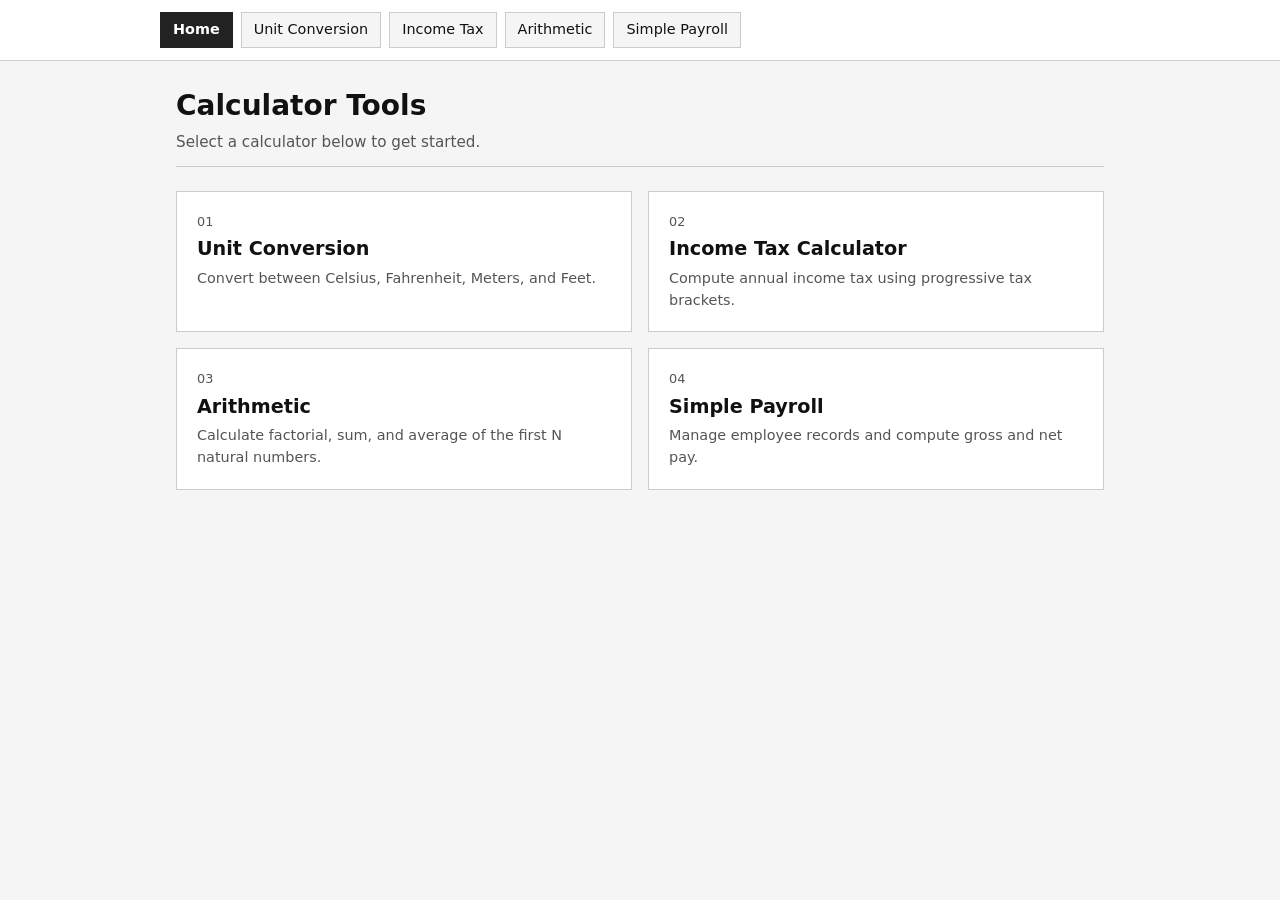
<file: index.html>
<!doctype html>
<html lang="en">

<head>
  <meta charset="UTF-8" />
  <meta name="viewport" content="width=device-width, initial-scale=1.0" />
  <meta name="description" content="Calculator Tools" />
  <title>Home - Calculator Tools</title>
  <link rel="stylesheet" href="styles.css" />
</head>

<body>
  <header class="site-header">
    <div class="header-inner">
      <nav class="nav-links" aria-label="Main Navigation">
        <a class="nav-link active" href="index.html" aria-current="page">Home</a>
        <a class="nav-link" href="unit-conversion.html">Unit Conversion</a>
        <a class="nav-link" href="income-tax-calculator.html">Income Tax</a>
        <a class="nav-link" href="arithmetic.html">Arithmetic</a>
        <a class="nav-link" href="simple-payroll.html">Simple Payroll</a>
      </nav>
    </div>
  </header>

  <main class="container">
    <header class="page-header">
      <h1>Calculator Tools</h1>
      <p>Select a calculator below to get started.</p>
    </header>

    <section class="tool-grid">
      <a class="tool-card" href="unit-conversion.html">
        <small>01</small>
        <h2>Unit Conversion</h2>
        <p>Convert between Celsius, Fahrenheit, Meters, and Feet.</p>
      </a>

      <a class="tool-card" href="income-tax-calculator.html">
        <small>02</small>
        <h2>Income Tax Calculator</h2>
        <p>Compute annual income tax using progressive tax brackets.</p>
      </a>

      <a class="tool-card" href="arithmetic.html">
        <small>03</small>
        <h2>Arithmetic</h2>
        <p>Calculate factorial, sum, and average of the first N natural numbers.</p>
      </a>

      <a class="tool-card" href="simple-payroll.html">
        <small>04</small>
        <h2>Simple Payroll</h2>
        <p>Manage employee records and compute gross and net pay.</p>
      </a>
    </section>
  </main>
</body>

</html>
</file>
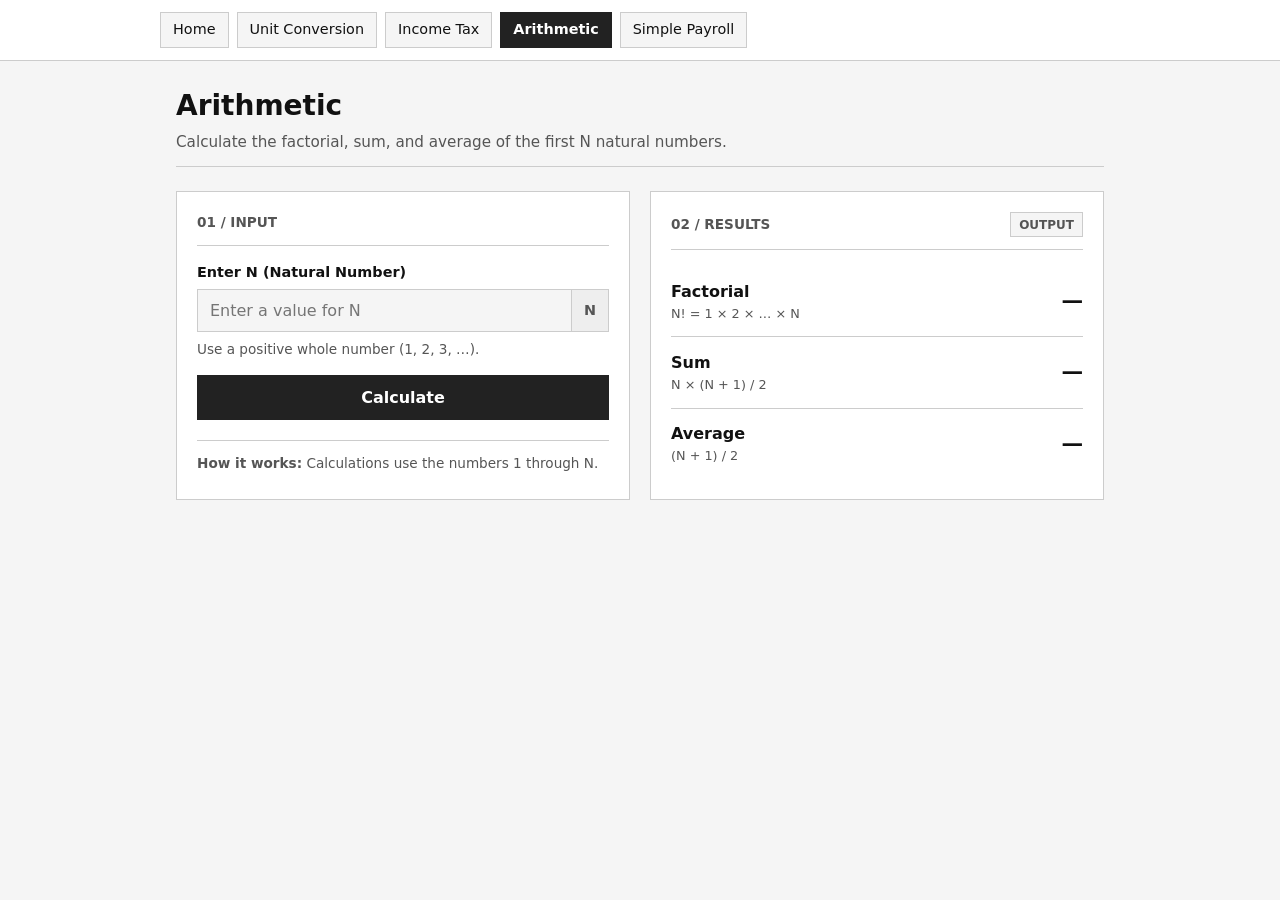
<file: arithmetic.html>
<!doctype html>
<html lang="en">

<head>
  <meta charset="UTF-8" />
  <meta name="viewport" content="width=device-width, initial-scale=1.0" />
  <meta name="description" content="Factorial, sum, and average of the first N natural numbers" />
  <title>Arithmetic</title>
  <link rel="stylesheet" href="styles.css" />
</head>

<body>
  <header class="site-header">
    <div class="header-inner">
      <nav class="nav-links" aria-label="Main Navigation">
        <a class="nav-link" href="index.html">Home</a>
        <a class="nav-link" href="unit-conversion.html">Unit Conversion</a>
        <a class="nav-link" href="income-tax-calculator.html">Income Tax</a>
        <a class="nav-link active" href="arithmetic.html" aria-current="page">Arithmetic</a>
        <a class="nav-link" href="simple-payroll.html">Simple Payroll</a>
      </nav>
    </div>
  </header>

  <main class="container">
    <header class="page-header">
      <h1>Arithmetic</h1>
      <p>Calculate the factorial, sum, and average of the first N natural numbers.</p>
    </header>

    <div class="grid-two">
      <section class="card">
        <div class="card-header">
          <span>01 / Input</span>
        </div>

        <div class="field-group">
          <label class="field-label" for="arithmetic-n-input">Enter N (Natural Number)</label>
          <div class="input-row">
            <input id="arithmetic-n-input" type="number" min="1" step="1" placeholder="Enter a value for N" aria-label="Natural number N" />
            <span class="input-addon right">N</span>
          </div>
          <p id="arithmetic-help" class="help-text">Use a positive whole number (1, 2, 3, …).</p>
        </div>

        <button id="arithmetic-calc-btn" class="btn btn-full" type="button">Calculate</button>

        <div class="note-box">
          <strong>How it works:</strong> Calculations use the numbers 1 through N.
        </div>
      </section>

      <section class="card">
        <div class="card-header">
          <span>02 / Results</span>
          <span class="badge">OUTPUT</span>
        </div>

        <div class="stat-row">
          <div>
            <strong>Factorial</strong>
            <small>N! = 1 × 2 × … × N</small>
          </div>
          <b id="res-factorial">—</b>
        </div>

        <div class="stat-row">
          <div>
            <strong>Sum</strong>
            <small>N × (N + 1) / 2</small>
          </div>
          <b id="res-sum">—</b>
        </div>

        <div class="stat-row">
          <div>
            <strong>Average</strong>
            <small>(N + 1) / 2</small>
          </div>
          <b id="res-average">—</b>
        </div>
      </section>
    </div>
  </main>

  <script>
    (function () {
      const inputEl = document.getElementById("arithmetic-n-input");
      const helpEl = document.getElementById("arithmetic-help");
      const calcBtn = document.getElementById("arithmetic-calc-btn");
      const resFactorial = document.getElementById("res-factorial");
      const resSum = document.getElementById("res-sum");
      const resAverage = document.getElementById("res-average");

      function handleCalculate() {
        const n = Number(inputEl.value);
        if (!Number.isInteger(n) || n < 1 || n > 170) {
          helpEl.textContent = "Enter a whole number from 1 to 170.";
          helpEl.classList.add("error");
          resFactorial.textContent = "—";
          resSum.textContent = "—";
          resAverage.textContent = "—";
          return;
        }

        let factorial = 1;
        let factor = 1;
        while (factor <= n) {
          factorial *= factor;
          factor += 1;
        }

        let sum = 0;
        let addend = 1;
        do {
          sum += addend;
          addend += 1;
        } while (addend <= n);

        let total = 0;
        for (let number = 1; number <= n; number += 1) {
          total += number;
        }

        const average = total / n;

        helpEl.textContent = "Use a positive whole number (1, 2, 3, …).";
        helpEl.classList.remove("error");
        resFactorial.textContent = factorial.toLocaleString("en-US");
        resSum.textContent = sum.toLocaleString("en-US");
        resAverage.textContent = average.toLocaleString("en-US");
      }

      calcBtn.addEventListener("click", handleCalculate);

      inputEl.addEventListener("keydown", (e) => {
        if (e.key === "Enter") {
          e.preventDefault();
          handleCalculate();
        }
      });
    })();
  </script>
</body>

</html>
</file>
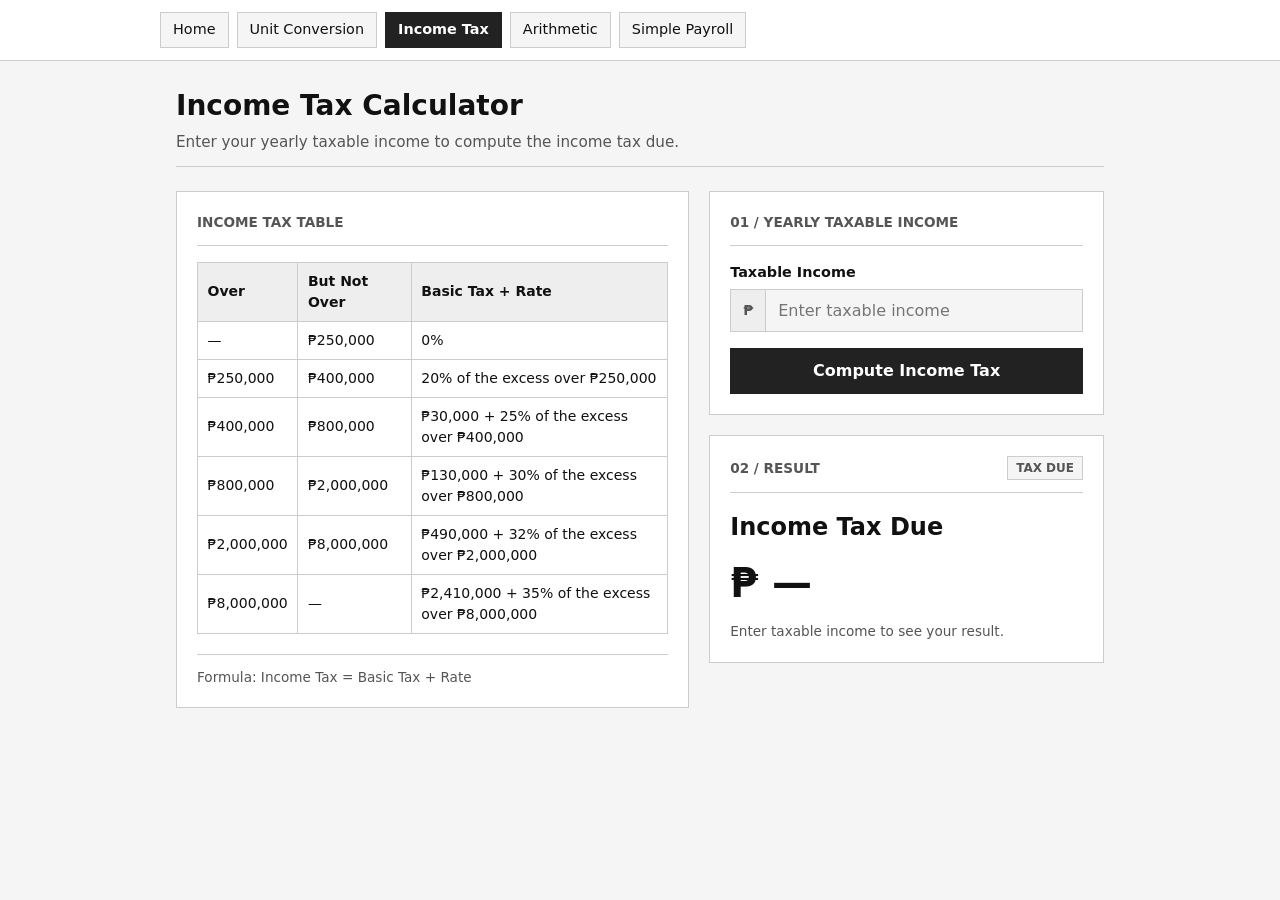
<file: income-tax-calculator.html>
<!doctype html>
<html lang="en">

<head>
  <meta charset="UTF-8" />
  <meta name="viewport" content="width=device-width, initial-scale=1.0" />
  <meta name="description" content="Philippine annual income tax calculator" />
  <title>Income Tax Calculator</title>
  <link rel="stylesheet" href="styles.css" />
</head>

<body>
  <header class="site-header">
    <div class="header-inner">
      <nav class="nav-links" aria-label="Main Navigation">
        <a class="nav-link" href="index.html">Home</a>
        <a class="nav-link" href="unit-conversion.html">Unit Conversion</a>
        <a class="nav-link active" href="income-tax-calculator.html" aria-current="page">Income Tax</a>
        <a class="nav-link" href="arithmetic.html">Arithmetic</a>
        <a class="nav-link" href="simple-payroll.html">Simple Payroll</a>
      </nav>
    </div>
  </header>

  <main class="container">
    <header class="page-header">
      <h1>Income Tax Calculator</h1>
      <p>Enter your yearly taxable income to compute the income tax due.</p>
    </header>

    <div class="tax-layout">
      <section class="card">
        <div class="card-header">
          <span>Income Tax Table</span>
        </div>
        <div class="table-wrap">
          <table class="basic-table" aria-label="Income tax brackets">
            <thead>
              <tr>
                <th>Over</th>
                <th>But Not Over</th>
                <th>Basic Tax + Rate</th>
              </tr>
            </thead>
            <tbody>
              <tr>
                <td>—</td>
                <td>₱250,000</td>
                <td>0%</td>
              </tr>
              <tr>
                <td>₱250,000</td>
                <td>₱400,000</td>
                <td>20% of the excess over ₱250,000</td>
              </tr>
              <tr>
                <td>₱400,000</td>
                <td>₱800,000</td>
                <td>₱30,000 + 25% of the excess over ₱400,000</td>
              </tr>
              <tr>
                <td>₱800,000</td>
                <td>₱2,000,000</td>
                <td>₱130,000 + 30% of the excess over ₱800,000</td>
              </tr>
              <tr>
                <td>₱2,000,000</td>
                <td>₱8,000,000</td>
                <td>₱490,000 + 32% of the excess over ₱2,000,000</td>
              </tr>
              <tr>
                <td>₱8,000,000</td>
                <td>—</td>
                <td>₱2,410,000 + 35% of the excess over ₱8,000,000</td>
              </tr>
            </tbody>
          </table>
        </div>
        <p class="note-box">Formula: Income Tax = Basic Tax + Rate</p>
      </section>

      <div class="stack">
        <section class="card">
          <div class="card-header">
            <span>01 / Yearly Taxable Income</span>
          </div>
          <div class="field-group">
            <label class="field-label" for="tax-income-input">Taxable Income</label>
            <div class="input-row">
              <span class="input-addon left">₱</span>
              <input id="tax-income-input" type="number" min="0" placeholder="Enter taxable income" aria-label="Taxable income" />
            </div>
          </div>
          <button id="compute-tax-btn" class="btn btn-full" type="button">Compute Income Tax</button>
        </section>

        <section class="card">
          <div class="card-header">
            <span>02 / Result</span>
            <span class="badge">TAX DUE</span>
          </div>
          <h2>Income Tax Due</h2>
          <div id="tax-result" class="result-big">₱ —</div>
          <p id="tax-summary" class="help-text">Enter taxable income to see your result.</p>
        </section>
      </div>
    </div>
  </main>

  <script>
    (function () {
      const money = new Intl.NumberFormat("en-PH", {
        style: "currency",
        currency: "PHP",
        minimumFractionDigits: 2,
      });

      function calculateTax(income) {
        if (income <= 250000) return 0;
        if (income <= 400000) return (income - 250000) * 0.2;
        if (income <= 800000) return 30000 + (income - 400000) * 0.25;
        if (income <= 2000000) return 130000 + (income - 800000) * 0.3;
        if (income <= 8000000) return 490000 + (income - 2000000) * 0.32;
        return 2410000 + (income - 8000000) * 0.35;
      }

      const inputEl = document.getElementById("tax-income-input");
      const computeBtn = document.getElementById("compute-tax-btn");
      const resultEl = document.getElementById("tax-result");
      const summaryEl = document.getElementById("tax-summary");

      function handleCompute() {
        const val = Math.max(0, Number(inputEl.value) || 0);
        inputEl.value = val === 0 && inputEl.value === "" ? "" : val;
        const tax = calculateTax(val);
        resultEl.textContent = money.format(tax);
        summaryEl.textContent = `Tax due on ${money.format(val)} taxable income.`;
      }

      inputEl.addEventListener("keydown", (e) => {
        if (e.key === "-" || e.key === "+" || e.key.toLowerCase() === "e") {
          e.preventDefault();
        } else if (e.key === "Enter") {
          e.preventDefault();
          handleCompute();
        }
      });

      inputEl.addEventListener("input", () => {
        if (inputEl.value.includes("-")) {
          inputEl.value = inputEl.value.replace(/-/g, "");
        }
        if (Number(inputEl.value) < 0) {
          inputEl.value = "0";
        }
      });

      computeBtn.addEventListener("click", handleCompute);
    })();
  </script>
</body>

</html>
</file>
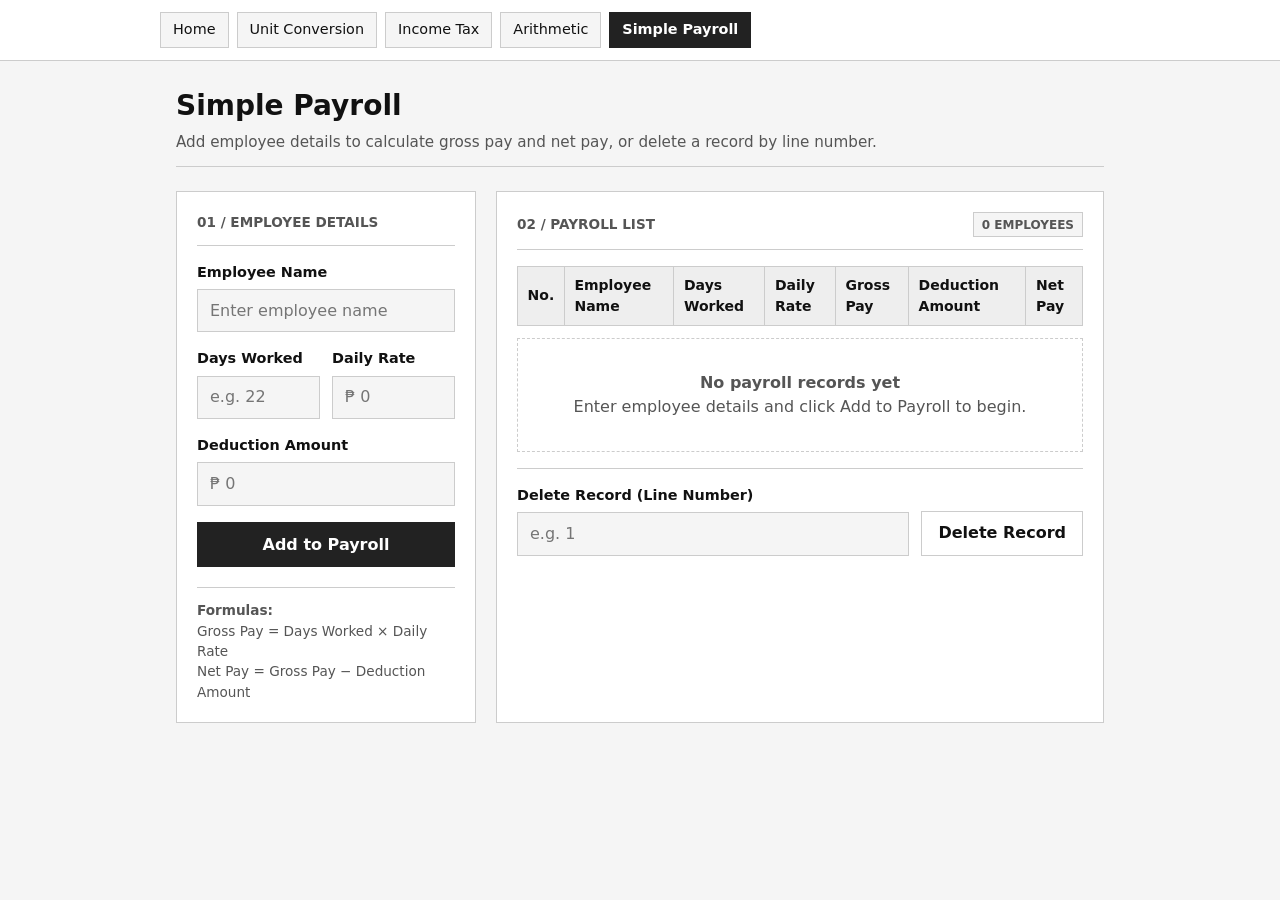
<file: simple-payroll.html>
<!doctype html>
<html lang="en">

<head>
  <meta charset="UTF-8" />
  <meta name="viewport" content="width=device-width, initial-scale=1.0" />
  <meta name="description" content="Simple employee payroll calculator" />
  <title>Simple Payroll</title>
  <link rel="stylesheet" href="styles.css" />
</head>

<body>
  <header class="site-header">
    <div class="header-inner">
      <nav class="nav-links" aria-label="Main Navigation">
        <a class="nav-link" href="index.html">Home</a>
        <a class="nav-link" href="unit-conversion.html">Unit Conversion</a>
        <a class="nav-link" href="income-tax-calculator.html">Income Tax</a>
        <a class="nav-link" href="arithmetic.html">Arithmetic</a>
        <a class="nav-link active" href="simple-payroll.html" aria-current="page">Simple Payroll</a>
      </nav>
    </div>
  </header>

  <main class="container">
    <header class="page-header">
      <h1>Simple Payroll</h1>
      <p>Add employee details to calculate gross pay and net pay, or delete a record by line number.</p>
    </header>

    <div class="payroll-grid">
      <section class="card">
        <div class="card-header">
          <span>01 / Employee Details</span>
        </div>

        <form id="payroll-form">
          <div class="field-group">
            <label class="field-label" for="emp-name">Employee Name</label>
            <input id="emp-name" class="basic-input" type="text" pattern="[A-Za-z\s]+" title="Letters and spaces only" placeholder="Enter employee name" required />
          </div>

          <div class="two-cols">
            <div class="field-group">
              <label class="field-label" for="emp-days">Days Worked</label>
              <input id="emp-days" class="basic-input" type="number" min="0" placeholder="e.g. 22" required />
            </div>
            <div class="field-group">
              <label class="field-label" for="emp-rate">Daily Rate</label>
              <input id="emp-rate" class="basic-input" type="number" min="0" placeholder="₱ 0" required />
            </div>
          </div>

          <div class="field-group">
            <label class="field-label" for="emp-deduction">Deduction Amount</label>
            <input id="emp-deduction" class="basic-input" type="number" min="0" placeholder="₱ 0" required />
          </div>

          <button class="btn btn-full" type="submit">Add to Payroll</button>
        </form>

        <div class="note-box">
          <strong>Formulas:</strong><br />
          Gross Pay = Days Worked × Daily Rate<br />
          Net Pay = Gross Pay − Deduction Amount
        </div>
      </section>

      <section class="card">
        <div class="card-header">
          <span>02 / Payroll List</span>
          <span id="employee-count-badge" class="badge">0 EMPLOYEES</span>
        </div>

        <div class="table-wrap">
          <table class="basic-table">
            <thead>
              <tr>
                <th>No.</th>
                <th>Employee Name</th>
                <th>Days Worked</th>
                <th>Daily Rate</th>
                <th>Gross Pay</th>
                <th>Deduction Amount</th>
                <th>Net Pay</th>
              </tr>
            </thead>
            <tbody id="payroll-tbody"></tbody>
          </table>
        </div>

        <div id="empty-payroll" class="empty-state">
          <strong>No payroll records yet</strong>
          <p>Enter employee details and click Add to Payroll to begin.</p>
        </div>

        <div class="delete-row">
          <div class="field-group">
            <label class="field-label" for="delete-line-input">Delete Record (Line Number)</label>
            <input id="delete-line-input" class="basic-input" type="number" min="1" placeholder="e.g. 1" />
          </div>
          <button id="delete-record-btn" class="btn btn-outline" type="button">Delete Record</button>
        </div>
      </section>
    </div>
  </main>

  <script>
    (function () {
      const money = new Intl.NumberFormat("en-PH", {
        style: "currency",
        currency: "PHP",
        minimumFractionDigits: 2,
      });

      let records = [];

      const form = document.getElementById("payroll-form");
      const nameInput = document.getElementById("emp-name");
      const daysInput = document.getElementById("emp-days");
      const rateInput = document.getElementById("emp-rate");
      const deductionInput = document.getElementById("emp-deduction");
      const tbody = document.getElementById("payroll-tbody");
      const emptyState = document.getElementById("empty-payroll");
      const countBadge = document.getElementById("employee-count-badge");
      const deleteInput = document.getElementById("delete-line-input");
      const deleteBtn = document.getElementById("delete-record-btn");

      nameInput.addEventListener("input", () => {
        nameInput.value = nameInput.value.replace(/[^a-zA-Z\s]/g, "");
      });

      function clearDeleteError() {
        deleteInput.setCustomValidity("");
      }

      function showDeleteError(message) {
        deleteInput.setCustomValidity(message);
        deleteInput.reportValidity();
        deleteInput.focus();
      }

      deleteInput.addEventListener("input", clearDeleteError);

      function escapeHtml(str) {
        return str
          .replace(/&/g, "&amp;")
          .replace(/</g, "&lt;")
          .replace(/>/g, "&gt;")
          .replace(/"/g, "&quot;")
          .replace(/'/g, "&#039;");
      }

      function render() {
        countBadge.textContent = `${records.length} ${records.length === 1 ? "EMPLOYEE" : "EMPLOYEES"}`;
        emptyState.style.display = records.length === 0 ? "block" : "none";
        tbody.innerHTML = records
          .map(
            (rec, idx) => `
              <tr>
                <td>${idx + 1}</td>
                <td>${escapeHtml(rec.name)}</td>
                <td>${rec.days}</td>
                <td>${money.format(rec.rate)}</td>
                <td>${money.format(rec.gross)}</td>
                <td>${money.format(rec.deduction)}</td>
                <td>${money.format(rec.net)}</td>
              </tr>`
          )
          .join("");
      }

      function addRecord() {
        const cleanName = nameInput.value.replace(/[^a-zA-Z\s]/g, "").trim();

        if (
          !cleanName ||
          daysInput.value.trim() === "" ||
          rateInput.value.trim() === "" ||
          deductionInput.value.trim() === ""
        ) {
          if (!cleanName) {
            nameInput.value = "";
            nameInput.focus();
          }
          form.reportValidity();
          return;
        }

        const dayCount = Math.max(0, Number(daysInput.value));
        const dailyRate = Math.max(0, Number(rateInput.value));
        const deductionAmount = Math.max(0, Number(deductionInput.value));
        const gross = dayCount * dailyRate;

        records.push({
          name: cleanName,
          days: dayCount,
          rate: dailyRate,
          gross: gross,
          deduction: deductionAmount,
          net: gross - deductionAmount,
        });

        nameInput.value = "";
        daysInput.value = "";
        rateInput.value = "";
        deductionInput.value = "";
        nameInput.focus();
        clearDeleteError();
        render();
      }

      function deleteRecord() {
        const rawValue = deleteInput.value.trim();

        if (records.length === 0) {
          showDeleteError("There are no payroll records to delete.");
          return;
        }

        if (rawValue === "") {
          showDeleteError("Please enter a line number to delete.");
          return;
        }

        const lineNumber = Number(rawValue);
        const index = lineNumber - 1;

        if (!Number.isInteger(lineNumber) || index < 0 || index >= records.length) {
          showDeleteError(
            `Line number ${rawValue} was not found. Enter a number from 1 to ${records.length}.`
          );
          return;
        }

        records.splice(index, 1);
        deleteInput.value = "";
        clearDeleteError();
        render();
      }

      form.addEventListener("submit", (e) => {
        e.preventDefault();
        addRecord();
      });

      [nameInput, daysInput, rateInput, deductionInput].forEach((input) => {
        input.addEventListener("keydown", (e) => {
          if (e.key === "Enter") {
            e.preventDefault();
            addRecord();
          }
        });
      });

      deleteBtn.addEventListener("click", deleteRecord);
      deleteInput.addEventListener("keydown", (e) => {
        if (e.key === "Enter") {
          e.preventDefault();
          deleteRecord();
        }
      });
    })();
  </script>
</body>

</html>
</file>
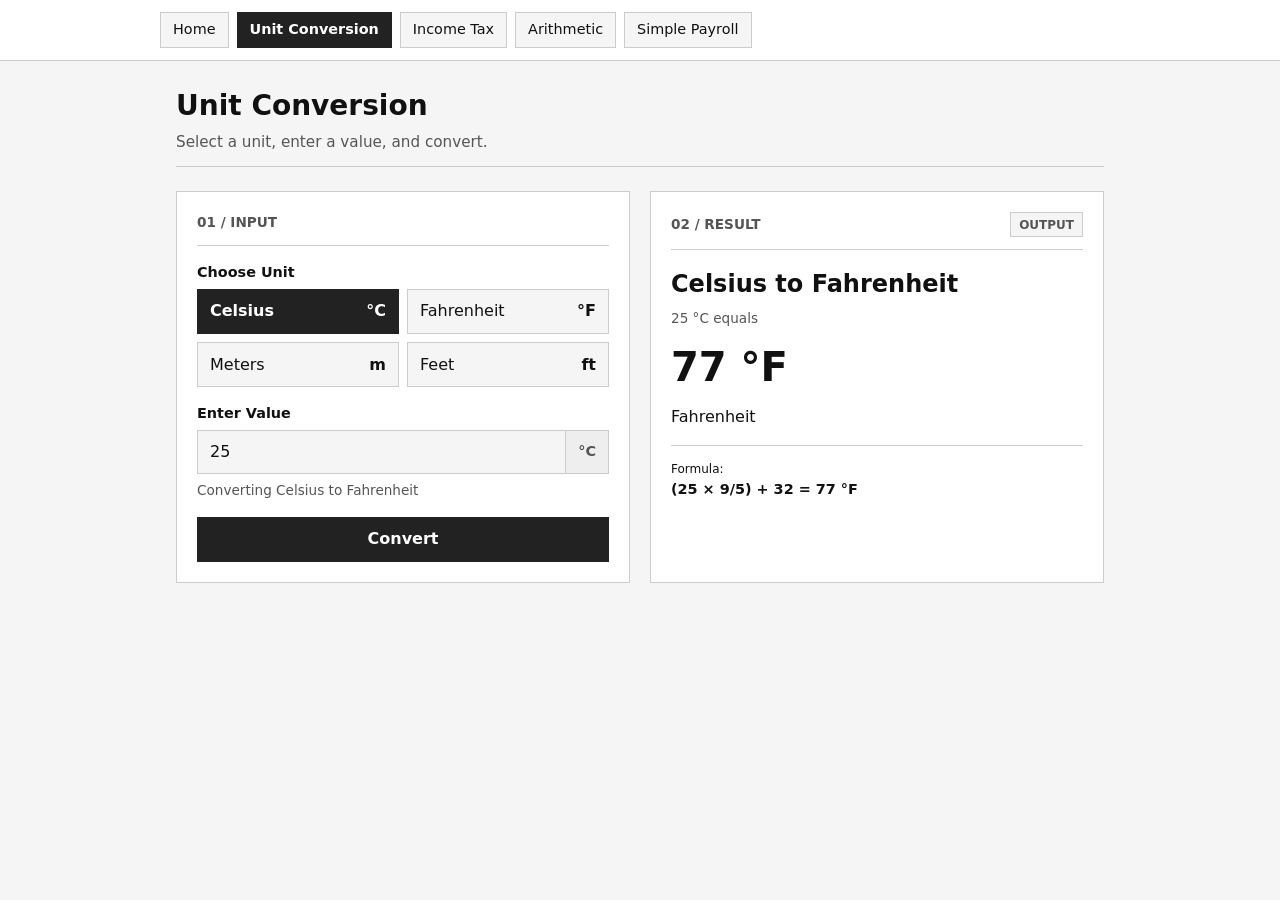
<file: unit-conversion.html>
<!doctype html>
<html lang="en">

<head>
  <meta charset="UTF-8" />
  <meta name="viewport" content="width=device-width, initial-scale=1.0" />
  <meta name="description" content="Temperature and length unit conversion calculator" />
  <title>Unit Conversion</title>
  <link rel="stylesheet" href="styles.css" />
</head>

<body>
  <header class="site-header">
    <div class="header-inner">
      <nav class="nav-links" aria-label="Main Navigation">
        <a class="nav-link" href="index.html">Home</a>
        <a class="nav-link active" href="unit-conversion.html" aria-current="page">Unit Conversion</a>
        <a class="nav-link" href="income-tax-calculator.html">Income Tax</a>
        <a class="nav-link" href="arithmetic.html">Arithmetic</a>
        <a class="nav-link" href="simple-payroll.html">Simple Payroll</a>
      </nav>
    </div>
  </header>

  <main class="container">
    <header class="page-header">
      <h1>Unit Conversion</h1>
      <p>Select a unit, enter a value, and convert.</p>
    </header>

    <div class="grid-two">
      <section class="card">
        <div class="card-header">
          <span>01 / Input</span>
        </div>

        <label class="field-label">Choose Unit</label>
        <div class="unit-grid">
          <button class="unit-option selected" type="button" data-unit="celsius">
            <span>Celsius</span>
            <strong>°C</strong>
          </button>
          <button class="unit-option" type="button" data-unit="fahrenheit">
            <span>Fahrenheit</span>
            <strong>°F</strong>
          </button>
          <button class="unit-option" type="button" data-unit="meters">
            <span>Meters</span>
            <strong>m</strong>
          </button>
          <button class="unit-option" type="button" data-unit="feet">
            <span>Feet</span>
            <strong>ft</strong>
          </button>
        </div>

        <div class="field-group">
          <label class="field-label" for="conversion-value">Enter Value</label>
          <div class="input-row">
            <input id="conversion-value" type="number" value="25" aria-label="Value in °C" />
            <span id="input-unit-badge" class="input-addon right">°C</span>
          </div>
          <p id="converting-label" class="help-text">Converting Celsius to Fahrenheit</p>
        </div>

        <button id="convert-btn" class="btn btn-full" type="button">Convert</button>
      </section>

      <section class="card">
        <div class="card-header">
          <span>02 / Result</span>
          <span class="badge">OUTPUT</span>
        </div>

        <h2 id="output-title">Celsius to Fahrenheit</h2>
        <p id="equals-copy" class="help-text">25 °C equals</p>

        <div class="result-big">
          <span id="output-number">77</span>
          <span id="output-unit">°F</span>
        </div>
        <p id="output-name">Fahrenheit</p>

        <div class="formula-box">
          <small>Formula:</small>
          <div><strong id="formula-text">(25 × 9/5) + 32 = 77 °F</strong></div>
        </div>
      </section>
    </div>
  </main>

  <script>
    (function () {
      const conversions = {
        celsius: {
          label: "Celsius to Fahrenheit",
          inputUnit: "°C",
          outputUnit: "°F",
          outputName: "Fahrenheit",
          allowNegative: true,
          convert: (v) => v * (9 / 5) + 32,
          formula: (inp, out) => `(${inp} × 9/5) + 32 = ${out} °F`,
        },
        fahrenheit: {
          label: "Fahrenheit to Celsius",
          inputUnit: "°F",
          outputUnit: "°C",
          outputName: "Celsius",
          allowNegative: true,
          convert: (v) => (v - 32) * (5 / 9),
          formula: (inp, out) => `(${inp} − 32) × 5/9 = ${out} °C`,
        },
        meters: {
          label: "Meters to Feet",
          inputUnit: "m",
          outputUnit: "ft",
          outputName: "Feet",
          allowNegative: false,
          convert: (v) => v * 3.28084,
          formula: (inp, out) => `${inp} × 3.28084 = ${out} ft`,
        },
        feet: {
          label: "Feet to Meters",
          inputUnit: "ft",
          outputUnit: "m",
          outputName: "Meters",
          allowNegative: false,
          convert: (v) => v / 3.28084,
          formula: (inp, out) => `${inp} ÷ 3.28084 = ${out} m`,
        },
      };

      let selected = "celsius";
      const unitButtons = document.querySelectorAll(".unit-option");
      const inputEl = document.getElementById("conversion-value");
      const inputUnitBadge = document.getElementById("input-unit-badge");
      const convertingLabel = document.getElementById("converting-label");
      const convertBtn = document.getElementById("convert-btn");

      const outputTitle = document.getElementById("output-title");
      const equalsCopy = document.getElementById("equals-copy");
      const outputNumber = document.getElementById("output-number");
      const outputUnit = document.getElementById("output-unit");
      const outputName = document.getElementById("output-name");
      const formulaText = document.getElementById("formula-text");

      function cleanNumber(value) {
        return Number.isInteger(value) ? String(value) : value.toFixed(2).replace(/\.?0+$/, "");
      }

      function enforceNonNegative() {
        const conv = conversions[selected];
        if (!conv.allowNegative && inputEl.value !== "" && Number(inputEl.value) < 0) {
          inputEl.value = "0";
        }
      }

      function runConversion() {
        enforceNonNegative();
        const rawInput = inputEl.value || "0";
        const numericInput = Number(rawInput);
        const conv = conversions[selected];
        const safeInput = Number.isFinite(numericInput)
          ? conv.allowNegative
            ? numericInput
            : Math.max(0, numericInput)
          : 0;
        const output = cleanNumber(conv.convert(safeInput));

        outputTitle.textContent = conv.label;
        equalsCopy.textContent = `${safeInput} ${conv.inputUnit} equals`;
        outputNumber.textContent = output;
        outputUnit.textContent = conv.outputUnit;
        outputName.textContent = conv.outputName;
        formulaText.textContent = conv.formula(safeInput, output);
      }

      inputEl.addEventListener("keydown", (e) => {
        if (!conversions[selected].allowNegative && e.key === "-") {
          e.preventDefault();
        }
        if (e.key === "Enter") {
          e.preventDefault();
          runConversion();
        }
      });

      inputEl.addEventListener("input", enforceNonNegative);

      unitButtons.forEach((btn) => {
        btn.addEventListener("click", () => {
          selected = btn.dataset.unit;
          unitButtons.forEach((b) => b.classList.toggle("selected", b === btn));
          const conv = conversions[selected];

          if (conv.allowNegative) {
            inputEl.removeAttribute("min");
          } else {
            inputEl.setAttribute("min", "0");
            enforceNonNegative();
          }

          inputEl.setAttribute("aria-label", `Value in ${conv.inputUnit}`);
          inputUnitBadge.textContent = conv.inputUnit;
          convertingLabel.textContent = `Converting ${conv.label}`;
        });
      });

      convertBtn.addEventListener("click", runConversion);
    })();
  </script>
</body>

</html>
</file>
<file: styles.css>
*,
::before,
::after {
  box-sizing: border-box;
  margin: 0;
  padding: 0;
}

:root {
  --bg: #f5f5f5;
  --surface: #ffffff;
  --surface-alt: #eeeeee;
  --border: #cccccc;
  --text: #111111;
  --muted: #555555;
  --accent: #222222;
  --accent-text: #ffffff;
  --error: #b00020;
}

body {
  font-family: system-ui, -apple-system, BlinkMacSystemFont, "Segoe UI", Roboto, sans-serif;
  background: var(--bg);
  color: var(--text);
  line-height: 1.5;
  min-height: 100vh;
}

a {
  color: inherit;
  text-decoration: none;
}

button,
input {
  font: inherit;
  color: inherit;
}

/* Header & Navigation */
.site-header {
  background: var(--surface);
  border-bottom: 1px solid var(--border);
  padding: 0.75rem 1rem;
}

.header-inner {
  max-width: 960px;
  margin: 0 auto;
  display: flex;
  flex-wrap: wrap;
  align-items: center;
  justify-content: space-between;
  gap: 0.75rem;
}

.nav-links {
  display: flex;
  flex-wrap: wrap;
  gap: 0.5rem;
}

.nav-link {
  padding: 0.4rem 0.75rem;
  border: 1px solid var(--border);
  background: var(--bg);
  font-size: 0.9rem;
}

.nav-link:hover {
  background: var(--surface-alt);
}

.nav-link.active {
  background: var(--accent);
  color: var(--accent-text);
  border-color: var(--accent);
  font-weight: 600;
}

/* Main Layout */
.container {
  max-width: 960px;
  margin: 0 auto;
  padding: 1.5rem 1rem 3rem;
}

.page-header {
  margin-bottom: 1.5rem;
  padding-bottom: 0.75rem;
  border-bottom: 1px solid var(--border);
}

.page-header h1 {
  font-size: 1.75rem;
  font-weight: 700;
}

.page-header p {
  color: var(--muted);
  font-size: 0.95rem;
  margin-top: 0.25rem;
}

/* Basic Cards / Sections */
.grid-two {
  display: grid;
  grid-template-columns: 1fr 1fr;
  gap: 1.25rem;
}

.card {
  background: var(--surface);
  border: 1px solid var(--border);
  padding: 1.25rem;
}

.card-header {
  display: flex;
  justify-content: space-between;
  align-items: center;
  padding-bottom: 0.75rem;
  margin-bottom: 1rem;
  border-bottom: 1px solid var(--border);
  font-size: 0.85rem;
  font-weight: 600;
  text-transform: uppercase;
  color: var(--muted);
}

.badge {
  padding: 0.15rem 0.5rem;
  border: 1px solid var(--border);
  background: var(--bg);
  font-size: 0.75rem;
}

/* Form Elements */
.field-group {
  margin-bottom: 1rem;
}

.field-label {
  display: block;
  font-size: 0.9rem;
  font-weight: 600;
  margin-bottom: 0.35rem;
}

.input-row {
  display: flex;
  border: 1px solid var(--border);
  background: var(--bg);
}

.input-row input,
.basic-input {
  width: 100%;
  padding: 0.55rem 0.75rem;
  border: 1px solid var(--border);
  background: var(--bg);
  outline: none;
}

.input-row input {
  border: 0;
}

.input-addon {
  display: flex;
  align-items: center;
  padding: 0 0.75rem;
  background: var(--surface-alt);
  color: var(--muted);
  font-weight: 600;
  font-size: 0.9rem;
}

.input-addon.left {
  border-right: 1px solid var(--border);
}

.input-addon.right {
  border-left: 1px solid var(--border);
}

.btn {
  display: inline-block;
  padding: 0.6rem 1rem;
  border: 1px solid var(--accent);
  background: var(--accent);
  color: var(--accent-text);
  font-weight: 600;
  cursor: pointer;
  text-align: center;
}

.btn:hover {
  opacity: 0.9;
}

.btn-full {
  width: 100%;
}

.btn-outline {
  background: var(--surface);
  color: var(--text);
  border-color: var(--border);
}

.btn-outline:hover {
  background: var(--surface-alt);
}

.help-text {
  font-size: 0.85rem;
  color: var(--muted);
  margin-top: 0.4rem;
}

.help-text.error {
  color: var(--error);
}

.note-box {
  margin-top: 1.25rem;
  padding-top: 0.75rem;
  border-top: 1px solid var(--border);
  font-size: 0.85rem;
  color: var(--muted);
}

/* Home Page */
.tool-grid {
  display: grid;
  grid-template-columns: repeat(2, 1fr);
  gap: 1rem;
}

.tool-card {
  display: block;
  background: var(--surface);
  border: 1px solid var(--border);
  padding: 1.25rem;
}

.tool-card:hover {
  background: var(--surface-alt);
}

.tool-card small {
  display: block;
  color: var(--muted);
  font-size: 0.8rem;
  margin-bottom: 0.25rem;
}

.tool-card h2 {
  font-size: 1.2rem;
  margin-bottom: 0.25rem;
}

.tool-card p {
  font-size: 0.9rem;
  color: var(--muted);
}

/* Unit Conversion */
.unit-grid {
  display: grid;
  grid-template-columns: 1fr 1fr;
  gap: 0.5rem;
  margin-bottom: 1rem;
}

.unit-option {
  display: flex;
  justify-content: space-between;
  align-items: center;
  padding: 0.6rem 0.75rem;
  border: 1px solid var(--border);
  background: var(--bg);
  cursor: pointer;
}

.unit-option.selected {
  background: var(--accent);
  color: var(--accent-text);
  border-color: var(--accent);
  font-weight: 600;
}

.result-big {
  font-size: 2.5rem;
  font-weight: 700;
  margin: 0.5rem 0;
}

.formula-box {
  margin-top: 1rem;
  padding-top: 0.75rem;
  border-top: 1px solid var(--border);
  font-size: 0.9rem;
}

/* Income Tax */
.tax-layout {
  display: grid;
  grid-template-columns: 1.3fr 1fr;
  gap: 1.25rem;
}

.basic-table {
  width: 100%;
  border-collapse: collapse;
  font-size: 0.875rem;
}

.basic-table th,
.basic-table td {
  border: 1px solid var(--border);
  padding: 0.5rem 0.6rem;
  text-align: left;
}

.basic-table th {
  background: var(--surface-alt);
}

.stack {
  display: flex;
  flex-direction: column;
  gap: 1.25rem;
}

/* Arithmetic */
.stat-row {
  display: flex;
  justify-content: space-between;
  align-items: center;
  padding: 0.85rem 0;
  border-bottom: 1px solid var(--border);
}

.stat-row:last-child {
  border-bottom: 0;
}

.stat-row small {
  display: block;
  color: var(--muted);
  font-size: 0.8rem;
}

.stat-row b {
  font-size: 1.35rem;
}

/* Payroll */
.payroll-grid {
  display: grid;
  grid-template-columns: 300px 1fr;
  gap: 1.25rem;
}

.two-cols {
  display: grid;
  grid-template-columns: 1fr 1fr;
  gap: 0.75rem;
}

.table-wrap {
  overflow-x: auto;
}

.empty-state {
  padding: 2rem 1rem;
  text-align: center;
  border: 1px dashed var(--border);
  margin-top: 0.75rem;
  color: var(--muted);
}

.delete-row {
  display: flex;
  flex-wrap: wrap;
  gap: 0.75rem;
  align-items: flex-end;
  margin-top: 1rem;
  padding-top: 1rem;
  border-top: 1px solid var(--border);
}

.delete-row .field-group {
  margin-bottom: 0;
  flex: 1;
  min-width: 140px;
}

/* Responsive */
@media (max-width: 768px) {
  .grid-two,
  .tax-layout,
  .payroll-grid,
  .tool-grid {
    grid-template-columns: 1fr;
  }
}
</file>
